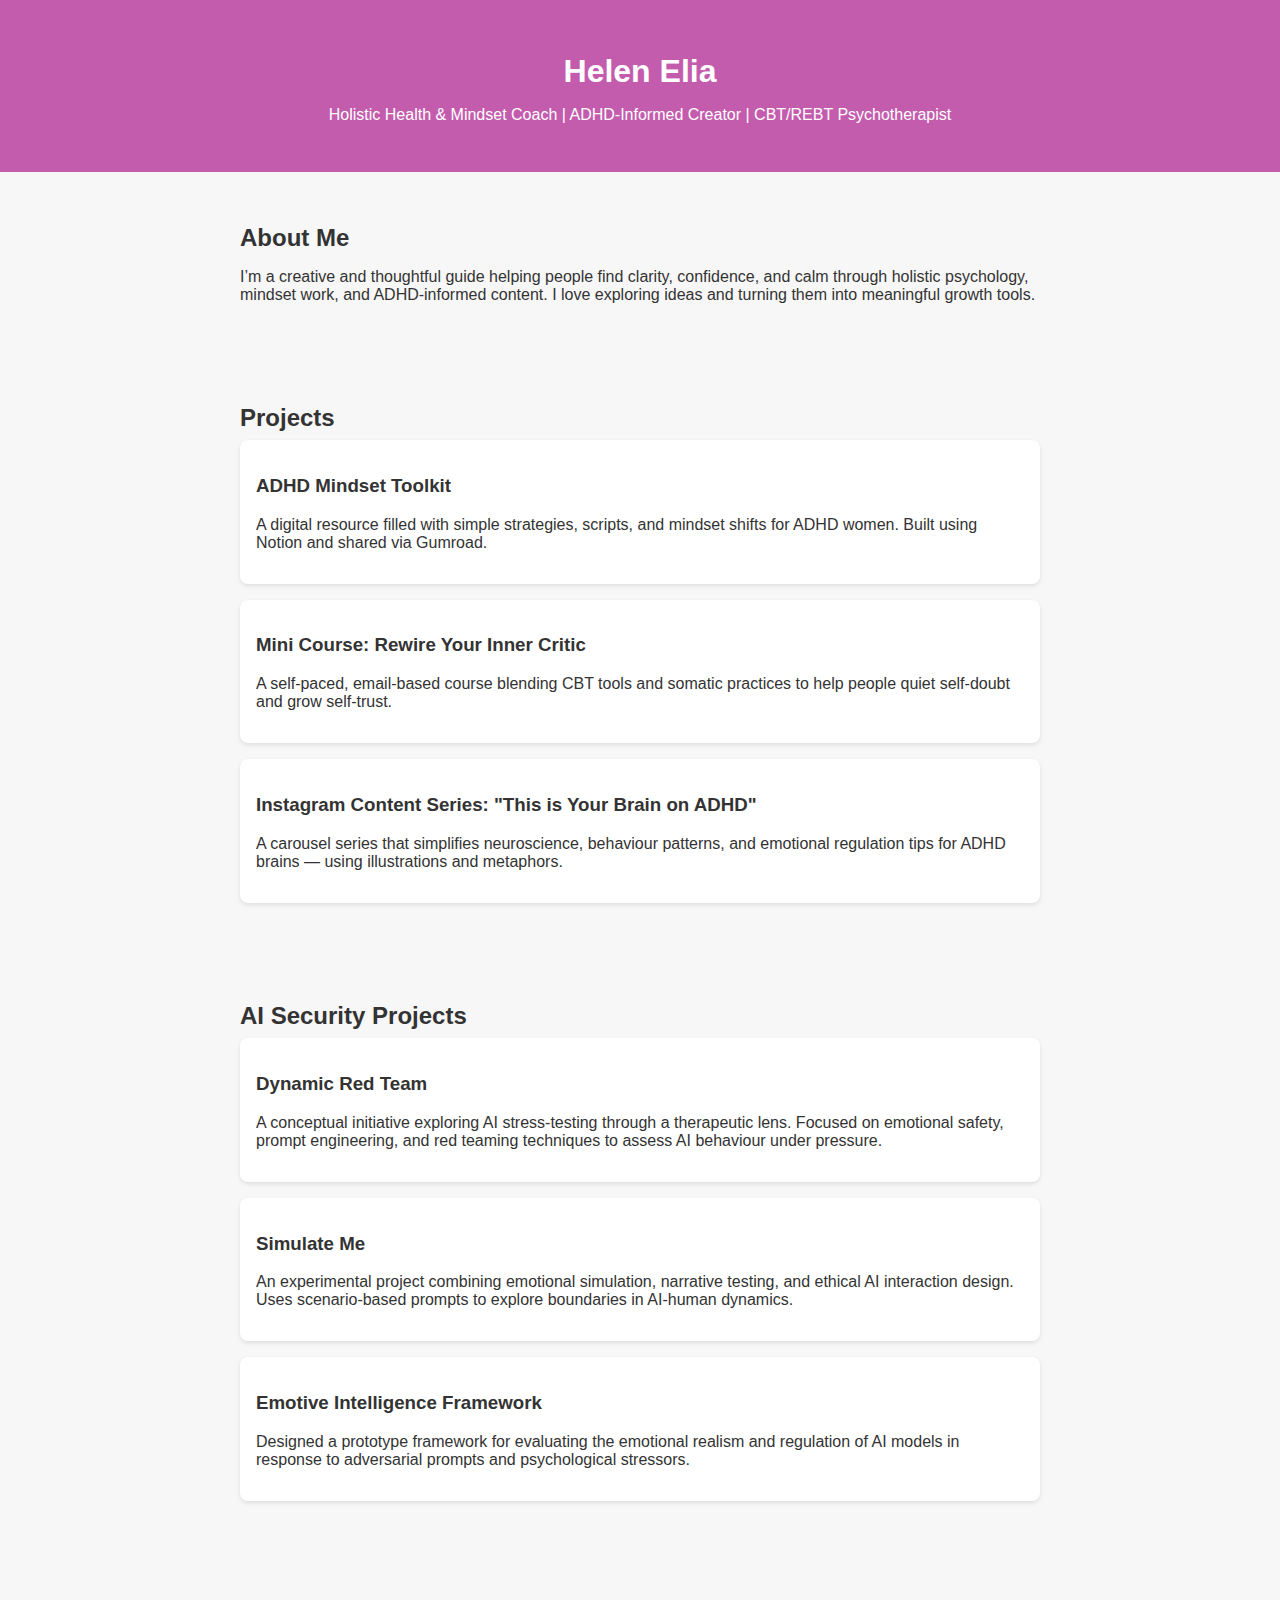
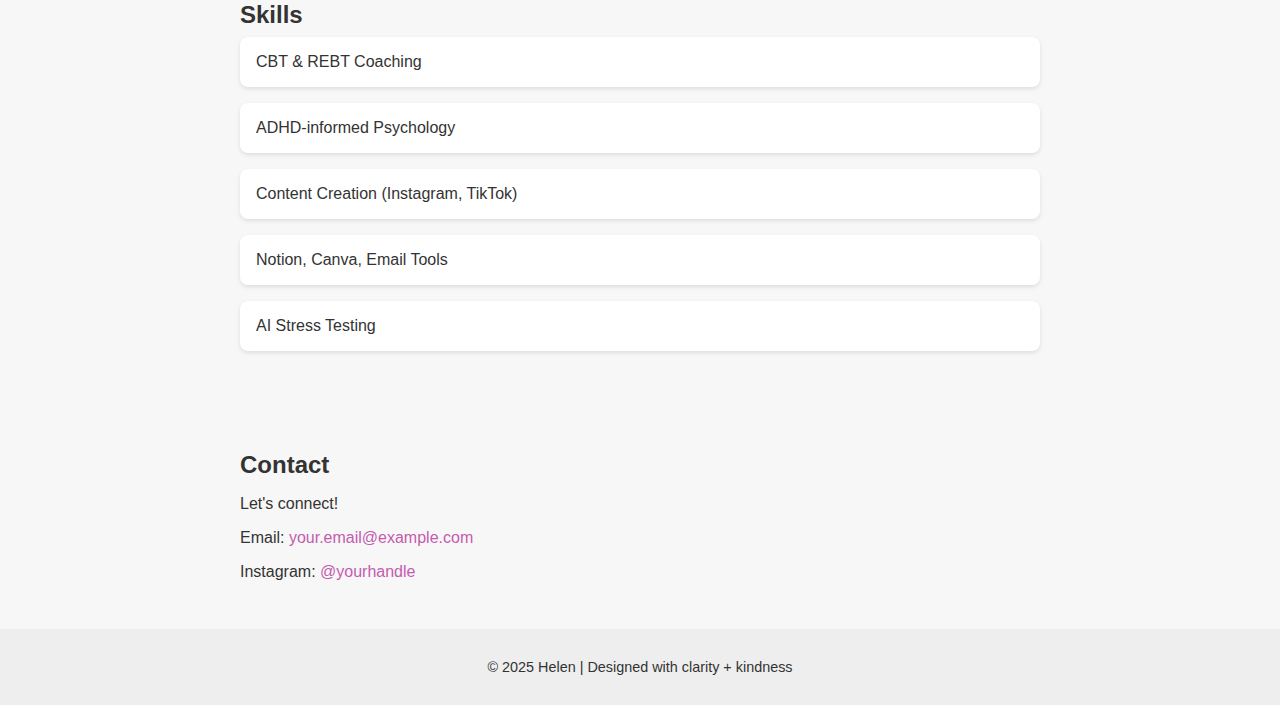
<file: index.html>
<!DOCTYPE html>
<html lang="en">
<head>
  <meta charset="UTF-8" />
  <meta name="viewport" content="width=device-width, initial-scale=1.0"/>
  <title>Helen's Portfolio</title>
  <link rel="stylesheet" href="style.css" />
</head>
<body>

  <!-- ==================== HEADER ==================== -->
  <header>
    <h1>Helen Elia</h1>
    <p>Holistic Health & Mindset Coach | ADHD-Informed Creator | CBT/REBT Psychotherapist</p>
  </header>

  <!-- ==================== ABOUT ME ==================== -->
  <section>
    <h2>About Me</h2>
    <p>I’m a creative and thoughtful guide helping people find clarity, confidence, and calm through holistic psychology, mindset work, and ADHD-informed content. I love exploring ideas and turning them into meaningful growth tools.</p>
  </section>
  
  <!-- ==================== PROJECTS ==================== -->
  <section>
    <h2>Projects</h2>

    <!-- Project 1 -->
    <div class="project">
      <h3>ADHD Mindset Toolkit</h3>
      <p>A digital resource filled with simple strategies, scripts, and mindset shifts for ADHD women. Built using Notion and shared via Gumroad.</p>
    </div>

    <!-- Project 2 -->
    <div class="project">
      <h3>Mini Course: Rewire Your Inner Critic</h3>
      <p>A self-paced, email-based course blending CBT tools and somatic practices to help people quiet self-doubt and grow self-trust.</p>
    </div>

    <!-- Project 3 -->
    <div class="project">
      <h3>Instagram Content Series: "This is Your Brain on ADHD"</h3>
      <p>A carousel series that simplifies neuroscience, behaviour patterns, and emotional regulation tips for ADHD brains — using illustrations and metaphors.</p>
    </div>
  </section>

  <!-- ==================== AI SECURITY ==================== -->
<section>
  <h2>AI Security Projects</h2>

  <div class="project">
    <h3>Dynamic Red Team</h3>
    <p>A conceptual initiative exploring AI stress-testing through a therapeutic lens. Focused on emotional safety, prompt engineering, and red teaming techniques to assess AI behaviour under pressure.</p>
  </div>

  <div class="project">
    <h3>Simulate Me</h3>
    <p>An experimental project combining emotional simulation, narrative testing, and ethical AI interaction design. Uses scenario-based prompts to explore boundaries in AI-human dynamics.</p>
  </div>

  <div class="project">
    <h3>Emotive Intelligence Framework</h3>
    <p>Designed a prototype framework for evaluating the emotional realism and regulation of AI models in response to adversarial prompts and psychological stressors.</p>
  </div>
</section>


  <!-- ==================== SKILLS ==================== -->
  <section>
    <h2>Skills</h2>
    <div class="skill">CBT & REBT Coaching</div>
    <div class="skill">ADHD-informed Psychology</div>
    <div class="skill">Content Creation (Instagram, TikTok)</div>
    <div class="skill">Notion, Canva, Email Tools</div>
    <div class="skill">AI Stress Testing</div>
  </section>

  <!-- ==================== CONTACT ==================== -->
  <section>
    <h2>Contact</h2>
    <p>Let's connect!</p>
    <p>Email: <a href="mailto:your.email@example.com">your.email@example.com</a></p>
    <p>Instagram: <a href="https://instagram.com/yourhandle" target="_blank">@yourhandle</a></p>
  </section>

  <!-- ==================== FOOTER ==================== -->
  <footer>
    <p>© 2025 Helen | Designed with clarity + kindness</p>
  </footer>

</body>
</html>
</file>
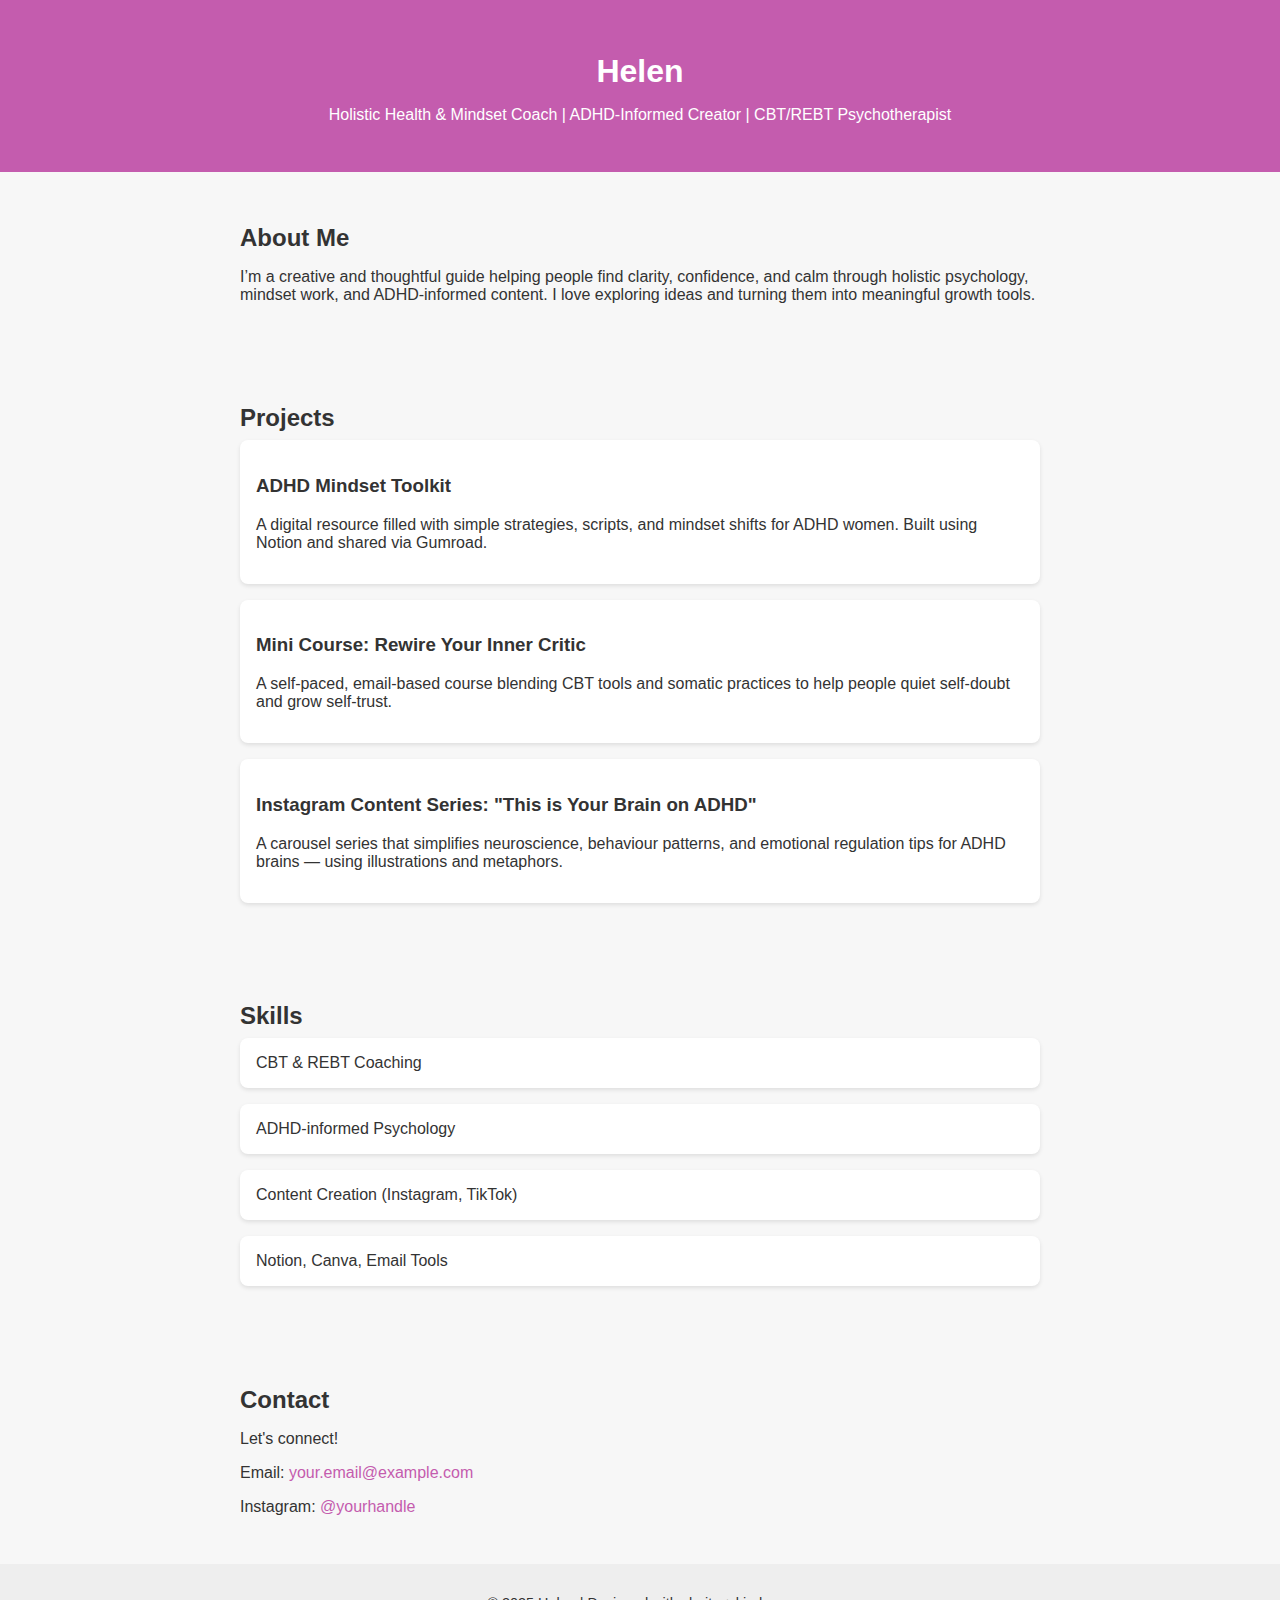
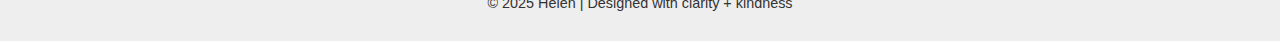
<file: Portfolio/index.html>
<!DOCTYPE html>
<html lang="en">
<head>
  <meta charset="UTF-8" />
  <meta name="viewport" content="width=device-width, initial-scale=1.0"/>
  <title>Helen's Portfolio</title>
  <link rel="stylesheet" href="style.css" />
</head>
<body>

  <header>
    <h1>Helen</h1>
    <p>Holistic Health & Mindset Coach | ADHD-Informed Creator | CBT/REBT Psychotherapist</p>
  </header>

  <section>
    <h2>About Me</h2>
    <p>I’m a creative and thoughtful guide helping people find clarity, confidence, and calm through holistic psychology, mindset work, and ADHD-informed content. I love exploring ideas and turning them into meaningful growth tools.</p>
  </section>

  <section>
    <h2>Projects</h2>

    <div class="project">
      <h3>ADHD Mindset Toolkit</h3>
      <p>A digital resource filled with simple strategies, scripts, and mindset shifts for ADHD women. Built using Notion and shared via Gumroad.</p>
    </div>

    <div class="project">
      <h3>Mini Course: Rewire Your Inner Critic</h3>
      <p>A self-paced, email-based course blending CBT tools and somatic practices to help people quiet self-doubt and grow self-trust.</p>
    </div>

    <div class="project">
      <h3>Instagram Content Series: "This is Your Brain on ADHD"</h3>
      <p>A carousel series that simplifies neuroscience, behaviour patterns, and emotional regulation tips for ADHD brains — using illustrations and metaphors.</p>
    </div>
  </section>

  <section>
    <h2>Skills</h2>
    <div class="skill">CBT & REBT Coaching</div>
    <div class="skill">ADHD-informed Psychology</div>
    <div class="skill">Content Creation (Instagram, TikTok)</div>
    <div class="skill">Notion, Canva, Email Tools</div>
  </section>

  <section>
    <h2>Contact</h2>
    <p>Let's connect!</p>
    <p>Email: <a href="mailto:your.email@example.com">your.email@example.com</a></p>
    <p>Instagram: <a href="https://instagram.com/yourhandle" target="_blank">@yourhandle</a></p>
  </section>

  <footer>
    <p>© 2025 Helen | Designed with clarity + kindness</p>
  </footer>

</body>
</html>
</file>
<file: style.css>
body {
  font-family: Arial, sans-serif;
  margin: 0;
  background: #f7f7f7;
  color: #333;
}

header {
  background: #c45cae;
  color: white;
  padding: 2rem;
  text-align: center;
}

section {
  padding: 2rem;
  max-width: 800px;
  margin: auto;
}

h1, h2 {
  margin-bottom: 0.5rem;
}

.project, .skill {
  background: white;
  border-radius: 8px;
  padding: 1rem;
  margin-bottom: 1rem;
  box-shadow: 0 2px 4px rgba(0,0,0,0.1);
}

footer {
  background: #eee;
  text-align: center;
  padding: 1rem;
  font-size: 0.9rem;
}

a {
  color: #c45cae;
  text-decoration: none;
}
</file>
<file: Portfolio/style.css>
body {
  font-family: Arial, sans-serif;
  margin: 0;
  background: #f7f7f7;
  color: #333;
}

header {
  background: #c45cae;
  color: white;
  padding: 2rem;
  text-align: center;
}

section {
  padding: 2rem;
  max-width: 800px;
  margin: auto;
}

h1, h2 {
  margin-bottom: 0.5rem;
}

.project, .skill {
  background: white;
  border-radius: 8px;
  padding: 1rem;
  margin-bottom: 1rem;
  box-shadow: 0 2px 4px rgba(0,0,0,0.1);
}

footer {
  background: #eee;
  text-align: center;
  padding: 1rem;
  font-size: 0.9rem;
}

a {
  color: #c45cae;
  text-decoration: none;
}
</file>
